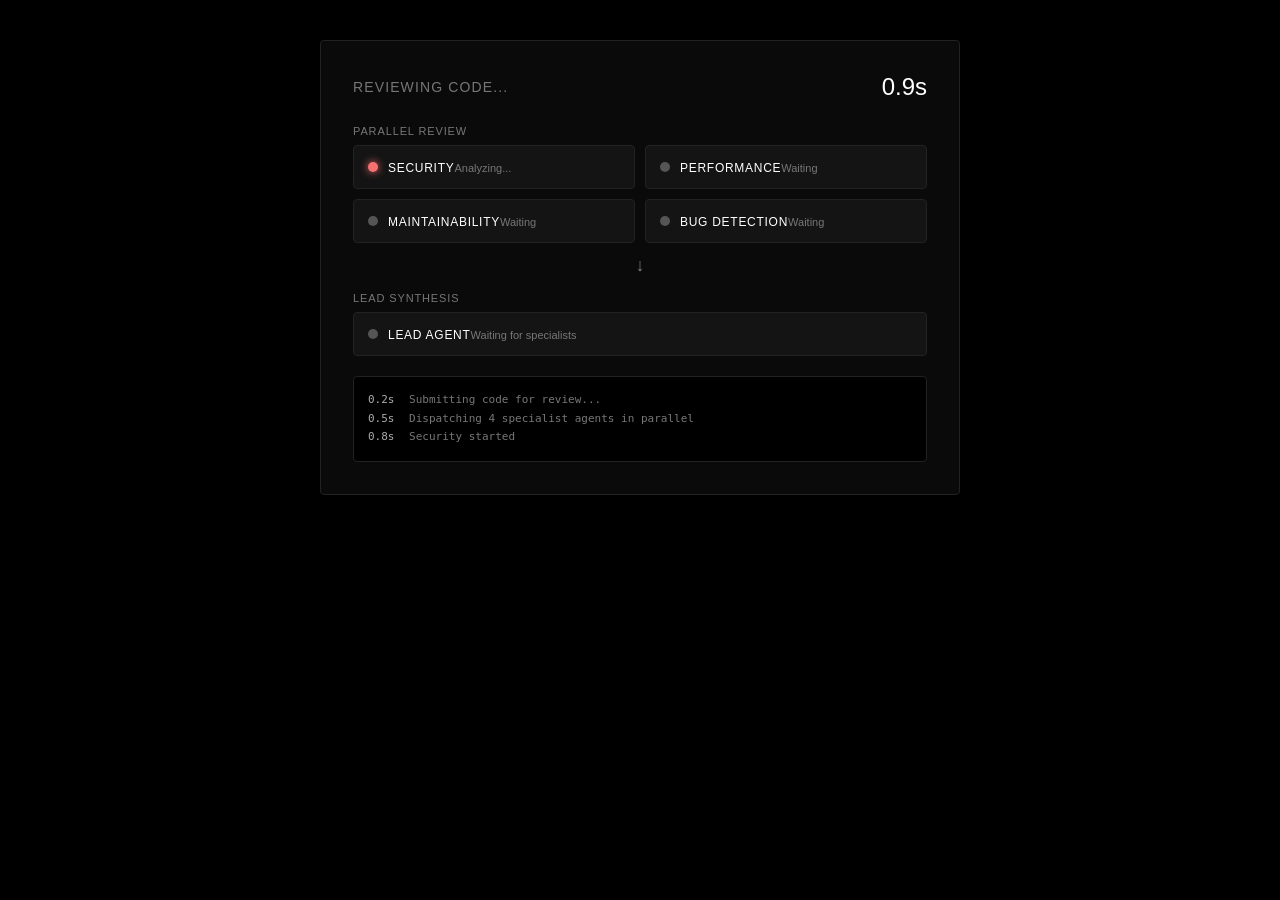
<file: tools/progress_demo.html>
<!DOCTYPE html>
<html>
<head>
<meta charset="utf-8">
<style>
* { margin: 0; padding: 0; box-sizing: border-box; }
body { background: #000; color: #fff; font-family: 'Inter', -apple-system, BlinkMacSystemFont, sans-serif; padding: 40px; }

.progress-panel {
    max-width: 640px;
    margin: 0 auto;
    padding: 32px;
    background: #0a0a0a;
    border: 1px solid #222;
    border-radius: 4px;
}
.progress-header { display: flex; justify-content: space-between; align-items: center; margin-bottom: 24px; }
.progress-title { font-size: 14px; font-weight: 400; text-transform: uppercase; letter-spacing: 0.08em; color: #777; }
.progress-elapsed { font-size: 24px; font-weight: 300; font-variant-numeric: tabular-nums; }

.progress-phase-label { font-size: 11px; font-weight: 500; text-transform: uppercase; letter-spacing: 0.08em; color: #777; margin: 16px 0 8px; }
.progress-phase-label:first-child { margin-top: 0; }
.progress-arrow { text-align: center; color: #777; font-size: 18px; margin: 12px 0; }

.progress-agent-grid { display: grid; grid-template-columns: 1fr 1fr; gap: 10px; }
.progress-agent {
    display: flex; align-items: center; gap: 10px;
    padding: 12px 14px; background: #141414; border: 1px solid #222; border-radius: 4px;
    transition: border-color 0.3s;
}
.progress-lead { grid-column: 1 / -1; }

.pa-indicator {
    width: 10px; height: 10px; border-radius: 50%; background: #555; flex-shrink: 0;
    transition: background 0.3s, box-shadow 0.3s;
}
.pa-running .pa-indicator { animation: pulse-dot 1.2s ease-in-out infinite; }
.pa-done .pa-indicator { animation: none; }

#pa-security.pa-running .pa-indicator,
#pa-security.pa-done .pa-indicator { background: #f87171; }
#pa-security.pa-running .pa-indicator { box-shadow: 0 0 8px #f87171; }

#pa-performance.pa-running .pa-indicator,
#pa-performance.pa-done .pa-indicator { background: #fbbf24; }
#pa-performance.pa-running .pa-indicator { box-shadow: 0 0 8px #fbbf24; }

#pa-maintainability.pa-running .pa-indicator,
#pa-maintainability.pa-done .pa-indicator { background: #818cf8; }
#pa-maintainability.pa-running .pa-indicator { box-shadow: 0 0 8px #818cf8; }

#pa-bug_detection.pa-running .pa-indicator,
#pa-bug_detection.pa-done .pa-indicator { background: #34d399; }
#pa-bug_detection.pa-running .pa-indicator { box-shadow: 0 0 8px #34d399; }

#pa-lead.pa-running .pa-indicator,
#pa-lead.pa-done .pa-indicator { background: #c084fc; }
#pa-lead.pa-running .pa-indicator { box-shadow: 0 0 8px #c084fc; }

.pa-info { flex: 1; min-width: 0; }
.pa-name { font-size: 12px; font-weight: 500; text-transform: uppercase; letter-spacing: 0.06em; margin-bottom: 2px; }
.pa-status { font-size: 11px; color: #777; white-space: nowrap; overflow: hidden; text-overflow: ellipsis; }
.pa-done .pa-status { color: #aaa; }

.progress-log {
    margin-top: 20px; padding: 14px; background: #000; border: 1px solid #222; border-radius: 4px;
    max-height: 180px; overflow-y: auto;
    font-family: 'SF Mono', 'Fira Code', monospace; font-size: 11px; line-height: 1.7;
}
.log-line { color: #777; }
.log-ts { color: #aaa; margin-right: 8px; font-variant-numeric: tabular-nums; }

@keyframes pulse-dot {
    0%, 100% { opacity: 0.4; transform: scale(1); }
    50% { opacity: 1; transform: scale(1.3); }
}
</style>
</head>
<body>
<div class="progress-panel">
    <div class="progress-header">
        <div class="progress-title">Reviewing code...</div>
        <div class="progress-elapsed" id="elapsed">0.0s</div>
    </div>
    <div class="progress-agents">
        <div class="progress-phase-label">Parallel Review</div>
        <div class="progress-agent-grid">
            <div class="progress-agent" id="pa-security">
                <div class="pa-indicator"></div>
                <div class="pa-info"><span class="pa-name">Security</span><span class="pa-status" id="st-security">Waiting</span></div>
            </div>
            <div class="progress-agent" id="pa-performance">
                <div class="pa-indicator"></div>
                <div class="pa-info"><span class="pa-name">Performance</span><span class="pa-status" id="st-performance">Waiting</span></div>
            </div>
            <div class="progress-agent" id="pa-maintainability">
                <div class="pa-indicator"></div>
                <div class="pa-info"><span class="pa-name">Maintainability</span><span class="pa-status" id="st-maintainability">Waiting</span></div>
            </div>
            <div class="progress-agent" id="pa-bug_detection">
                <div class="pa-indicator"></div>
                <div class="pa-info"><span class="pa-name">Bug Detection</span><span class="pa-status" id="st-bug_detection">Waiting</span></div>
            </div>
        </div>
        <div class="progress-arrow">&#8595;</div>
        <div class="progress-phase-label">Lead Synthesis</div>
        <div class="progress-agent progress-lead" id="pa-lead">
            <div class="pa-indicator"></div>
            <div class="pa-info"><span class="pa-name">Lead Agent</span><span class="pa-status" id="st-lead">Waiting for specialists</span></div>
        </div>
    </div>
    <div class="progress-log" id="log"></div>
</div>

<script>
const timeline = [
    { t: 0.2, act: () => { log('Submitting code for review...'); }},
    { t: 0.5, act: () => { log('Dispatching 4 specialist agents in parallel'); }},
    { t: 0.8, act: () => { run('security'); log('Security started'); }},
    { t: 1.0, act: () => { run('performance'); log('Performance started'); }},
    { t: 1.1, act: () => { run('maintainability'); log('Maintainability started'); }},
    { t: 1.3, act: () => { run('bug_detection'); log('Bug Detection started'); }},
    { t: 2.0, act: () => { st('security', 'calling scan_security_patterns'); log('Security → scan_security_patterns()'); }},
    { t: 2.2, act: () => { st('performance', 'calling analyze_complexity'); log('Performance → analyze_complexity()'); }},
    { t: 2.5, act: () => { st('bug_detection', 'calling trace_logic_flow'); log('Bug Detection → trace_logic_flow()'); }},
    { t: 2.8, act: () => { st('maintainability', 'calling measure_complexity'); log('Maintainability → measure_complexity()'); }},
    { t: 4.0, act: () => { st('security', 'calling check_auth_flow'); log('Security → check_auth_flow()'); }},
    { t: 4.3, act: () => { st('performance', 'calling check_allocations'); log('Performance → check_allocations()'); }},
    { t: 5.2, act: () => { st('bug_detection', 'calling check_null_safety'); log('Bug Detection → check_null_safety()'); }},
    { t: 5.5, act: () => { st('maintainability', 'calling check_naming'); log('Maintainability → check_naming()'); }},
    { t: 6.5, act: () => { st('security', 'calling detect_data_exposure'); log('Security → detect_data_exposure()'); }},
    { t: 7.0, act: () => { st('performance', 'thinking...'); log('Performance reasoning: analyzing nested loop O(n²) complexity...'); }},
    { t: 8.0, act: () => { done('bug_detection', '3 findings · 2 calls · 6.7s'); log('Bug Detection done — 3 findings in 6.7s'); }},
    { t: 9.0, act: () => { done('performance', '2 findings · 3 calls · 8.0s'); log('Performance done — 2 findings in 8.0s'); }},
    { t: 9.5, act: () => { st('security', 'thinking...'); log('Security reasoning: found SQL injection via f-string query...'); }},
    { t: 10.5, act: () => { done('maintainability', '1 findings · 2 calls · 9.4s'); log('Maintainability done — 1 findings in 9.4s'); }},
    { t: 11.5, act: () => { done('security', '4 findings · 3 calls · 10.7s'); log('Security done — 4 findings in 10.7s'); }},
    { t: 12.0, act: () => { run('lead'); st('lead', 'Merging 10 findings...'); log('Lead agent started — merging 10 specialist findings'); }},
    { t: 13.0, act: () => { st('lead', 'calling group_by_location'); log('Lead → group_by_location()'); }},
    { t: 14.5, act: () => { st('lead', 'calling check_agreement'); log('Lead → check_agreement()'); }},
    { t: 16.0, act: () => { st('lead', 'thinking...'); log('Lead reasoning: resolving conflict on lines 11-13...'); }},
    { t: 17.5, act: () => { done('lead', 'Grade D · 8 issues · 1 conflict'); log('Lead agent done — Grade D, 8 issues, 1 conflict resolved'); }},
    { t: 18.0, act: () => { log('Review complete. Redirecting...'); }},
];

function run(n) { document.getElementById('pa-'+n).classList.add('pa-running'); st(n, 'Analyzing...'); }
function done(n, s) { const el = document.getElementById('pa-'+n); el.classList.remove('pa-running'); el.classList.add('pa-done'); st(n, s); }
function st(n, s) { document.getElementById('st-'+n).textContent = s; }
function log(t) {
    const el = document.getElementById('log');
    const ts = document.getElementById('elapsed').textContent;
    el.innerHTML += '<div class="log-line"><span class="log-ts">'+ts+'</span> '+t+'</div>';
    el.scrollTop = el.scrollHeight;
}

const start = Date.now();
let idx = 0;
setInterval(() => {
    const t = (Date.now() - start) / 1000;
    document.getElementById('elapsed').textContent = t.toFixed(1) + 's';
    while (idx < timeline.length && timeline[idx].t <= t) { timeline[idx].act(); idx++; }
}, 50);
</script>
</body>
</html>
</file>
